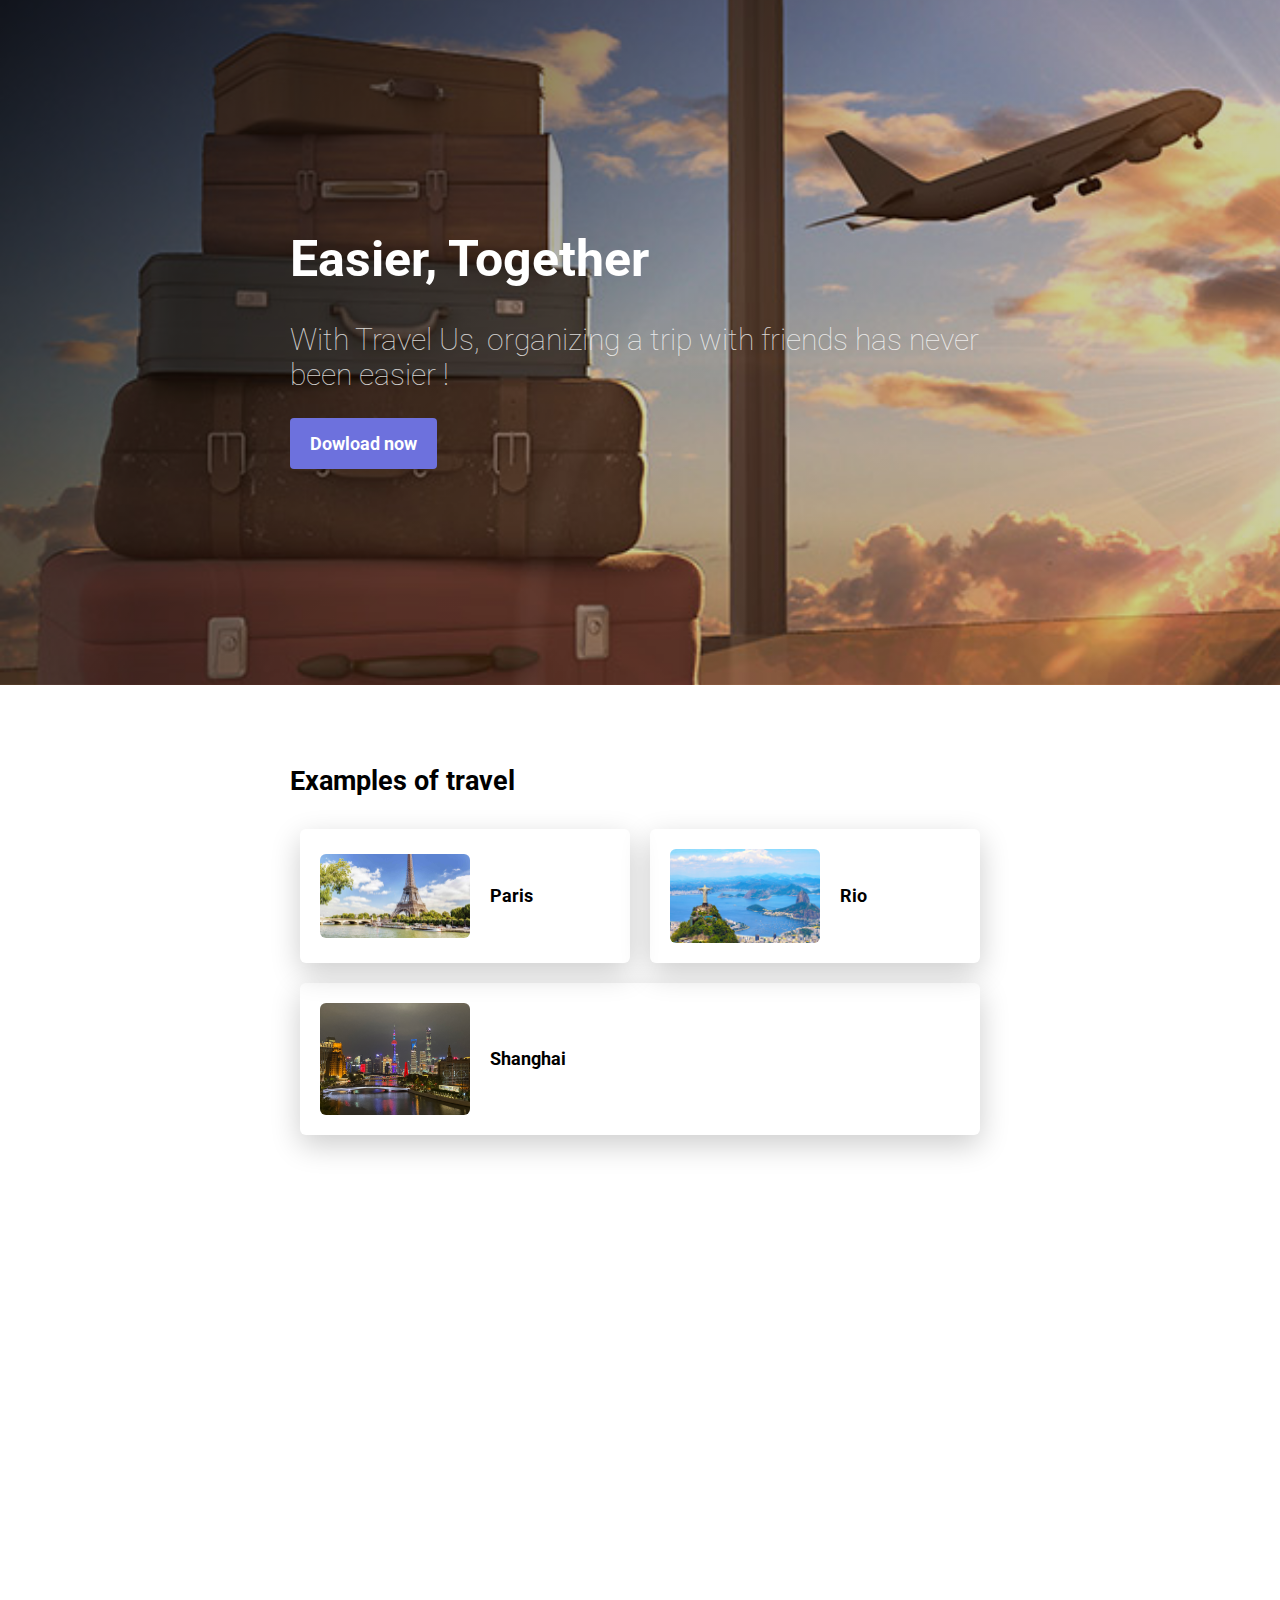
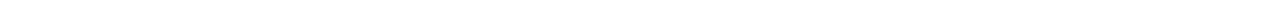
<file: index.html>
<!DOCTYPE html>
<html>
 <head>
 	<title>Travel Us</title>
 	<meta charset="utf-8">
 	<link rel="stylesheet" href="css/style.css">
 </head>
 <body>

 	<div class="banner">
 		<div class="container">
 			<h1>Easier, Together</h1>
 			<h2>With Travel Us, organizing a trip with friends has never been easier !</h2>
 			<a href="#" class="btn-blue">Dowload now</a>
 		</div>
 	</div>

  <div class="container">

    <h2>Examples of travel</h2>

    <div class="cards">
    	
    	<div class="card">
    	<img src="images/paris.jpeg" alt="Travel Us Paris">
    	<h3>Paris</h3>
    </div>

    <div class="card">
    	<img src="images/rio.jpeg" alt="Travel Us Rio">
    	<h3>Rio</h3>
    </div>

    <div class="card">
    	<img src="images/shanghai.jpeg" alt="Travel Us Shanghai">
    	<h3>Shanghai</h3>
    </div>
    </div>
  </div>
 
 <div data-tf-widget="IionH4vq" data-tf-iframe-props="title=My typeform" data-tf-medium="snippet" style="width:100%;height:400px;"></div><script src="//embed.typeform.com/next/embed.js"></script>


 </body>
</html>
</file>
<file: css/style.css>
@import url("https://fonts.googleapis.com/css?family=Lora|Roboto");

@import url("components/container.css");
@import url("components/avatar.css");
@import url("components/button.css");
@import url("components/banner.css");
@import url("components/card.css");


body {
  font-family: 'Lora', serif;
  font-size: 18px;
  margin: 0px;
}

h1, h2, h3 {
  font-family: 'Roboto', sans-serif;
  font-weight: bold;
}

a {
  text-decoration: none;
}
</file>
